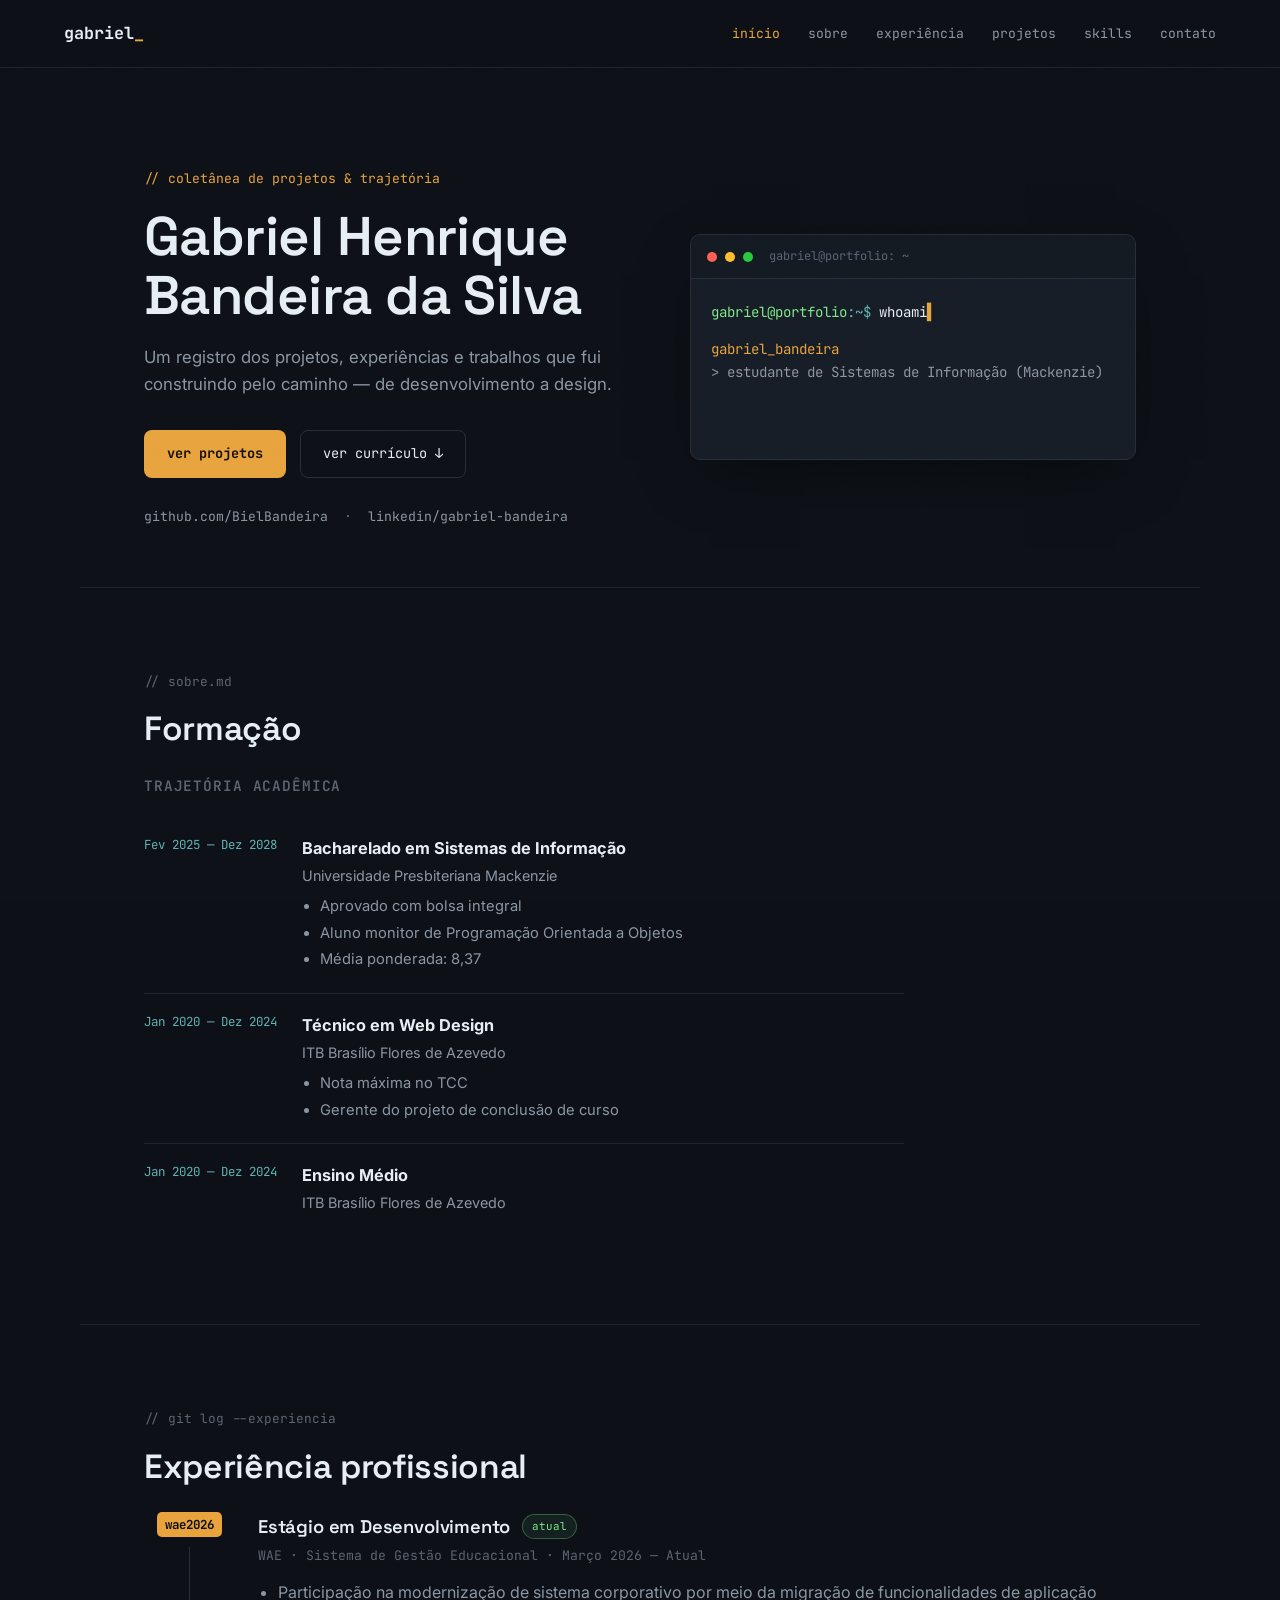
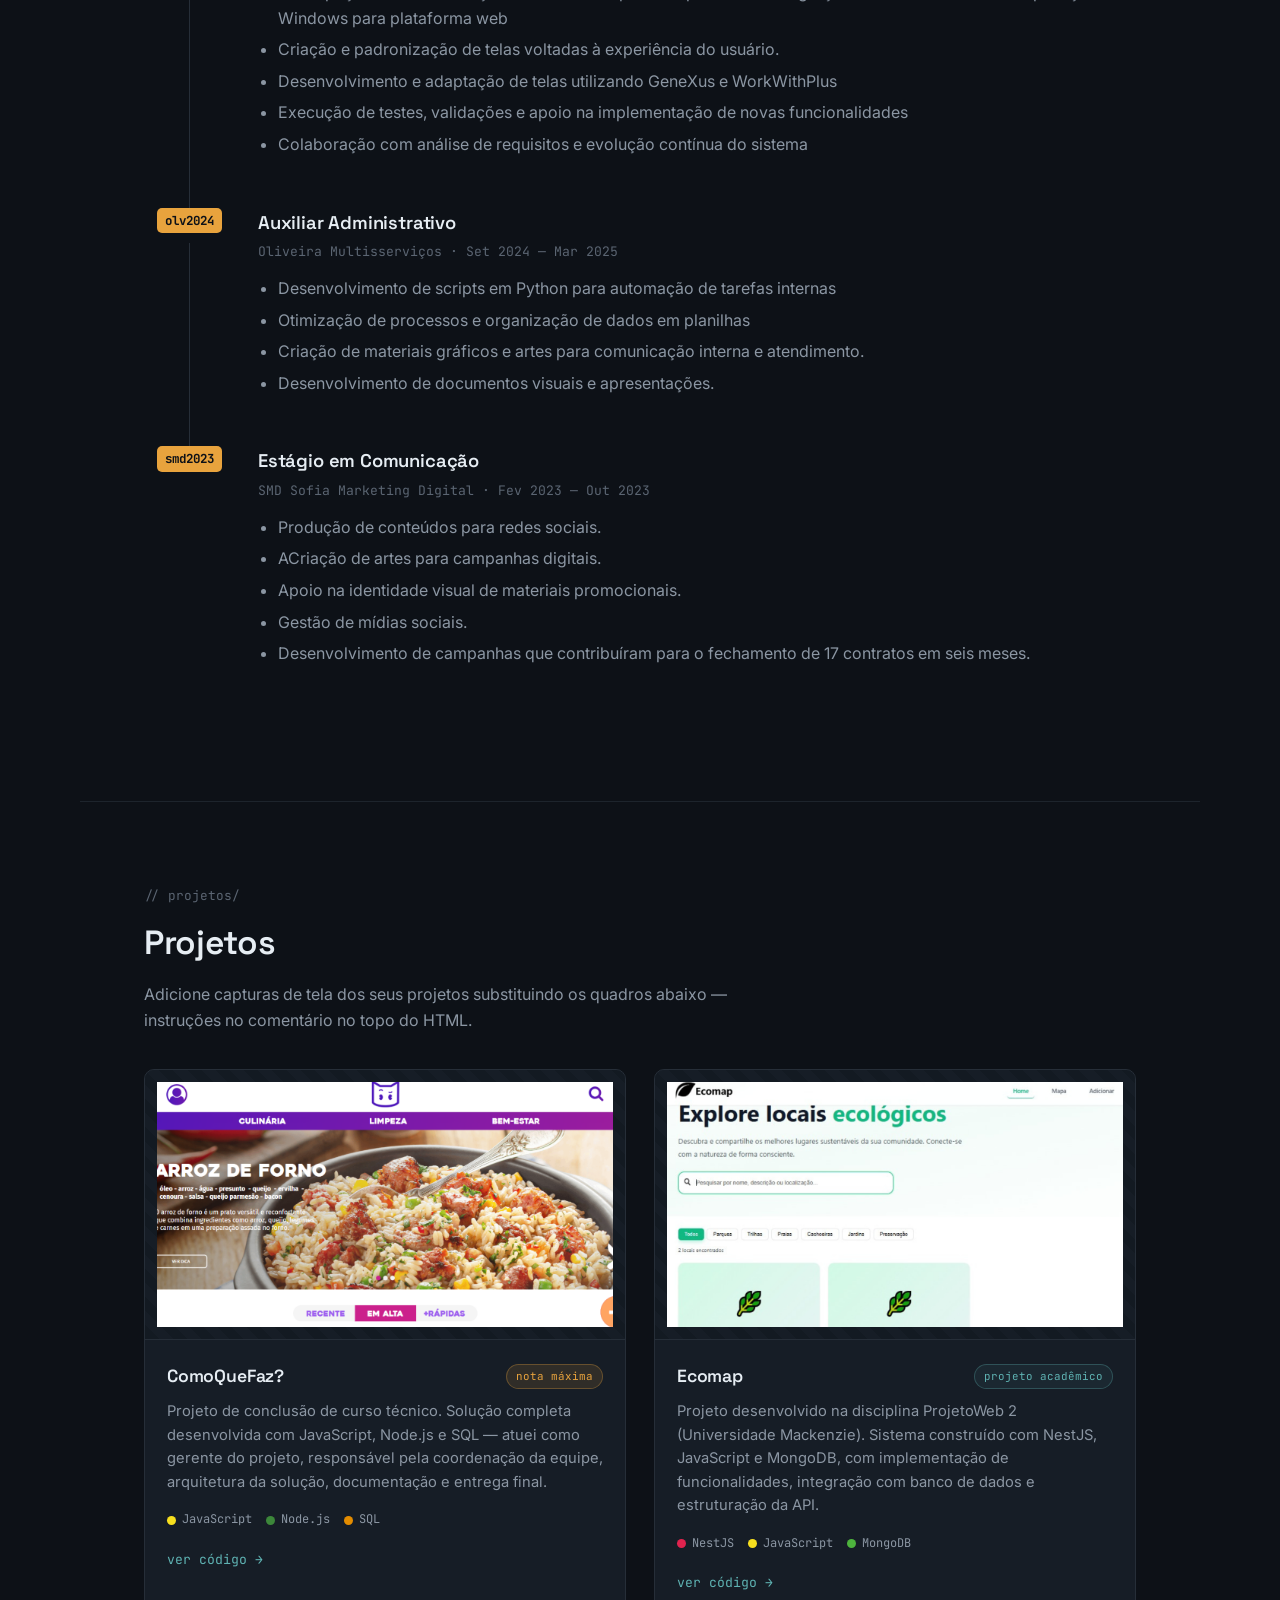
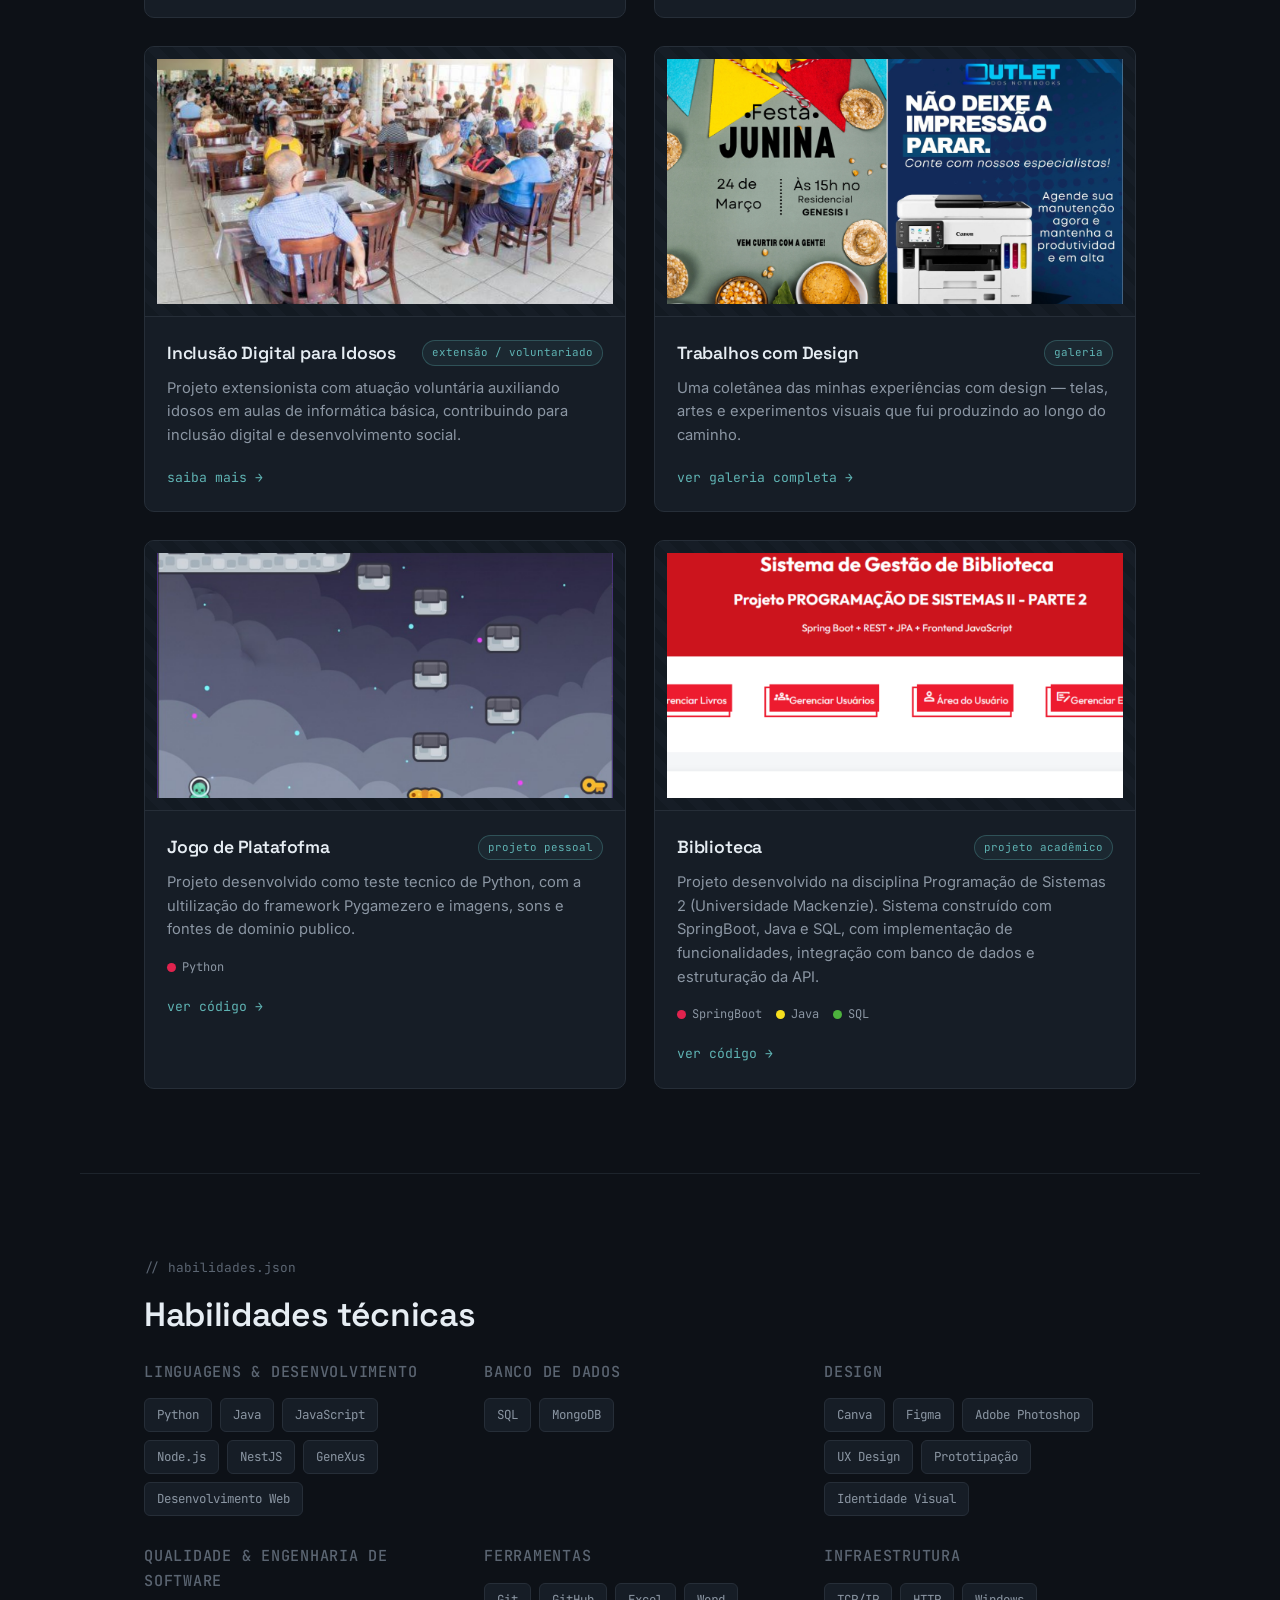
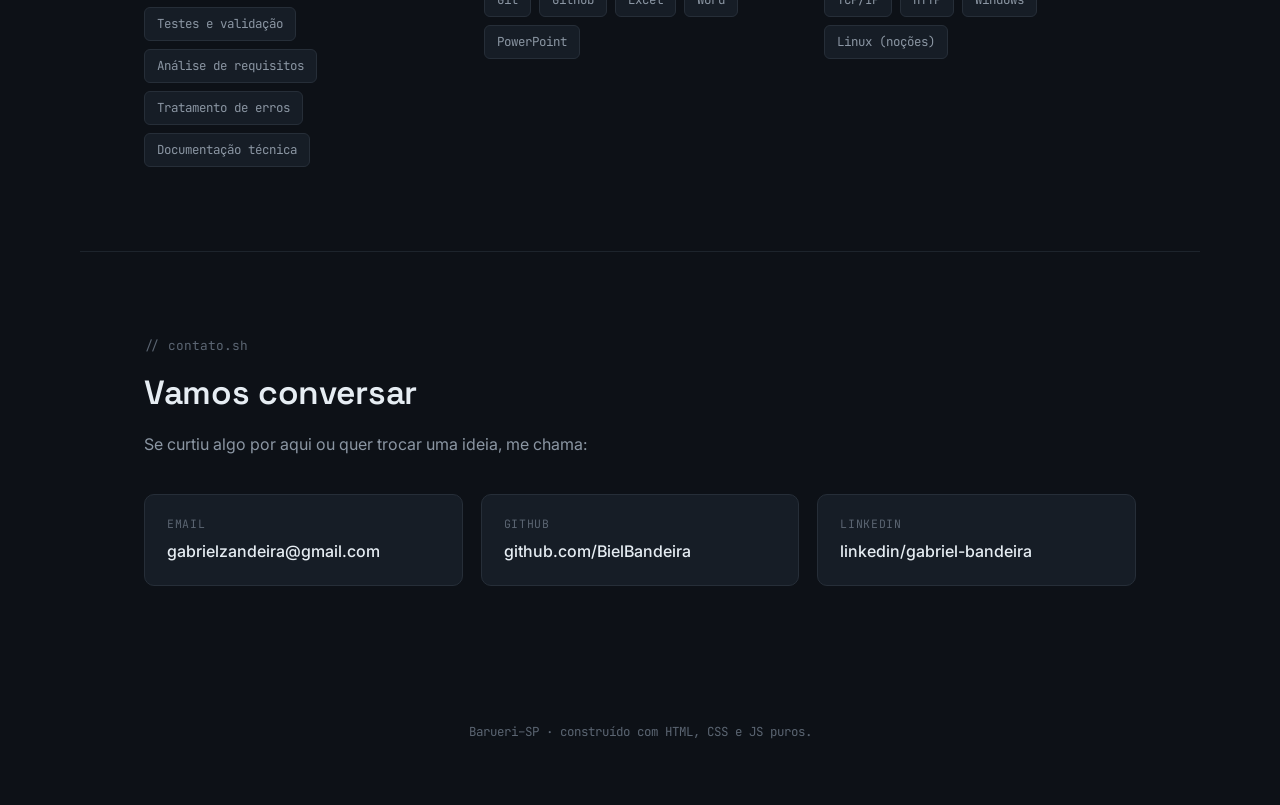
<file: index.html>
<!DOCTYPE html>
<html lang="pt-BR">
<head>
<meta charset="UTF-8">
<meta name="viewport" content="width=device-width, initial-scale=1.0">
<title>Gabriel Bandeira — Desenvolvedor</title>
<meta name="description" content="Portfólio de Gabriel Henrique Bandeira da Silva — estudante de Sistemas de Informação e desenvolvedor.">
<link rel="preconnect" href="https://fonts.googleapis.com">
<link rel="preconnect" href="https://fonts.gstatic.com" crossorigin>
<link href="https://fonts.googleapis.com/css2?family=JetBrains+Mono:ital,wght@0,400;0,500;0,700;1,400&family=Space+Grotesk:wght@500;600;700&family=Inter:wght@400;500;600&display=swap" rel="stylesheet">
<link rel="stylesheet" href="style.css">
</head>
<body>

<div class="noise-overlay" aria-hidden="true"></div>

<header class="topbar">
  <a href="#inicio" class="logo">gabriel<span class="cursor-blink">_</span></a>
  <nav class="nav" id="mainNav">
    <a href="#inicio" class="nav-link" >início</a>
    <a href="#sobre" class="nav-link"  >sobre</a>
    <a href="#experiencia" class="nav-link" >experiência</a>
    <a href="#projetos" class="nav-link" >projetos</a>
    <a href="#skills" class="nav-link" >skills</a>
    <a href="#contato" class="nav-link" >contato</a>
  </nav>
  <button class="nav-toggle" id="navToggle" aria-label="Abrir menu" aria-expanded="false">
    <span></span><span></span><span></span>
  </button>
</header>

<main>

  <!-- ============ HERO ============ -->
  <section class="hero" id="inicio">
    <div class="hero-grid">
      <div class="hero-copy">
        <p class="eyebrow">// coletânea de projetos & trajetória</p>
        <h1 class="hero-title">Gabriel Henrique<br>Bandeira da Silva</h1>
        <p class="hero-subtitle">
          Um registro dos projetos, experiências e trabalhos que fui
          construindo pelo caminho — de desenvolvimento a design.
        </p>
        <div class="hero-actions">
          <a href="#projetos" class="btn btn-primary">ver projetos</a>
          <a href="imgs/GABRIEL HENRIQUE BANDEIRA (1).pdf" class="btn btn-ghost" download>ver currículo ↓</a>
        </div>
        <div class="hero-links">
          <a href="https://github.com/BielBandeira" target="_blank" rel="noopener">github.com/BielBandeira</a>
          <span class="dot-sep">·</span>
          <a href="https://www.linkedin.com/in/gabriel-bandeira-15520725b/" target="_blank" rel="noopener">linkedin/gabriel-bandeira</a>
        </div>
      </div>

      <div class="terminal" role="img" aria-label="Terminal simulando o comando whoami">
        <div class="terminal-bar">
          <span class="dot dot-r"></span><span class="dot dot-y"></span><span class="dot dot-g"></span>
          <span class="terminal-title">gabriel@portfolio: ~</span>
        </div>
        <div class="terminal-body">
          <p class="term-line"><span class="prompt">gabriel@portfolio</span><span class="path">:~$</span> <span id="typedCommand"></span><span class="term-cursor">▌</span></p>
          <div id="typedOutput" class="term-output"></div>
        </div>
      </div>
    </div>
  </section>

  <!-- ============ SOBRE ============ -->
  <section class="section" id="sobre">
    <p class="section-eyebrow">// sobre.md</p>
    <h2 class="section-title">Formação</h2>
    <div class="about-grid about-grid-solo">
      <div class="formacao-list">
        <h3 class="formacao-heading">Trajetória acadêmica</h3>

        <div class="formacao-item">
          <div class="formacao-when">Fev 2025 — Dez 2028</div>
          <div class="formacao-what">
            <strong>Bacharelado em Sistemas de Informação</strong>
            <span class="formacao-org">Universidade Presbiteriana Mackenzie</span>
            <ul>
              <li>Aprovado com bolsa integral</li>
              <li>Aluno monitor de Programação Orientada a Objetos</li>
              <li>Média ponderada: 8,37</li>
            </ul>
          </div>
        </div>

        <div class="formacao-item">
          <div class="formacao-when">Jan 2020 — Dez 2024</div>
          <div class="formacao-what">
            <strong>Técnico em Web Design</strong>
            <span class="formacao-org">ITB Brasílio Flores de Azevedo</span>
            <ul>
              <li>Nota máxima no TCC</li>
              <li>Gerente do projeto de conclusão de curso</li>
            </ul>
          </div>
        </div>

        <div class="formacao-item">
          <div class="formacao-when">Jan 2020 — Dez 2024</div>
          <div class="formacao-what">
            <strong>Ensino Médio</strong>
            <span class="formacao-org">ITB Brasílio Flores de Azevedo</span>
          </div>
        </div>
      </div>
    </div>
  </section>

  <!-- ============ EXPERIÊNCIA (estilo git log) ============ -->
  <section class="section" id="experiencia">
    <p class="section-eyebrow">// git log --experiencia</p>
    <h2 class="section-title">Experiência profissional</h2>

    <div class="commit-log">

      <article class="commit">
        <div class="commit-rail">
          <span class="commit-hash">wae2026</span>
          <span class="commit-line"></span>
        </div>
        <div class="commit-body">
          <div class="commit-head">
            <h3>Estágio em Desenvolvimento</h3>
            <span class="tag tag-current">atual</span>
          </div>
          <p class="commit-meta">WAE · Sistema de Gestão Educacional · Março 2026 — Atual</p>
          <ul>
            <li>Participação na modernização de sistema corporativo por meio da migração de funcionalidades de aplicação Windows para plataforma web</li>
            <li>Criação e padronização de telas voltadas à experiência do usuário.</li>
            <li>Desenvolvimento e adaptação de telas utilizando GeneXus e WorkWithPlus</li>
            <li>Execução de testes, validações e apoio na implementação de novas funcionalidades</li>
            <li>Colaboração com análise de requisitos e evolução contínua do sistema</li>
          </ul>
        </div>
      </article>

      <article class="commit">
        <div class="commit-rail">
          <span class="commit-hash">olv2024</span>
          <span class="commit-line"></span>
        </div>
        <div class="commit-body">
          <div class="commit-head"><h3>Auxiliar Administrativo</h3></div>
          <p class="commit-meta">Oliveira Multisserviços · Set 2024 — Mar 2025</p>
          <ul>
            <li>Desenvolvimento de scripts em Python para automação de tarefas internas</li>
            <li>Otimização de processos e organização de dados em planilhas</li>
            <li>Criação de materiais gráficos e artes para comunicação interna e atendimento.</li>
            <li>Desenvolvimento de documentos visuais e apresentações.</li>
          </ul>
        </div>
      </article>

      <article class="commit">
        <div class="commit-rail">
          <span class="commit-hash">smd2023</span>
        </div>
        <div class="commit-body">
          <div class="commit-head"><h3>Estágio em Comunicação</h3></div>
          <p class="commit-meta">SMD Sofia Marketing Digital · Fev 2023 — Out 2023</p>
          <ul>
            <li>Produção de conteúdos para redes sociais.</li>
            <li>ACriação de artes para campanhas digitais.</li>
            <li>Apoio na identidade visual de materiais promocionais.</li>
            <li>Gestão de mídias sociais.</li>
            <li>Desenvolvimento de campanhas que contribuíram para o fechamento de 17 contratos em seis meses.</li>
          </ul>
        </div>
      </article>

    </div>
  </section>

  <!-- ============ PROJETOS ============ -->
  <section class="section" id="projetos">
    <p class="section-eyebrow">// projetos/</p>
    <h2 class="section-title">Projetos</h2>
    <p class="section-lead">Adicione capturas de tela dos seus projetos substituindo os quadros abaixo — instruções no comentário no topo do HTML.</p>

    <div class="project-grid">

      <!-- PROJETO 1 -->
      <article class="project-card">
        <div class="project-thumb" aria-hidden="true">
          <img src="imgs/cqf.png" alt="ComoQueFaz?">
        </div>
        <div class="project-info">
          <div class="project-head">
            <h3>ComoQueFaz?</h3>
            <span class="grade-badge">nota máxima</span>
          </div>
          <p class="project-desc">
            Projeto de conclusão de curso técnico. Solução completa desenvolvida
            com JavaScript, Node.js e SQL — atuei como gerente do projeto,
            responsável pela coordenação da equipe, arquitetura da solução,
            documentação e entrega final.
          </p>
          <div class="project-langs">
            <span class="lang"><i class="lang-dot" style="--c:#f7df1e"></i>JavaScript</span>
            <span class="lang"><i class="lang-dot" style="--c:#3c873a"></i>Node.js</span>
            <span class="lang"><i class="lang-dot" style="--c:#e38c00"></i>SQL</span>
          </div>
          <div class="project-links">
            <a href="https://github.com/BielBandeira/Como_Que_Faz" target="_blank" rel="noopener">ver código →</a>
          </div>
        </div>
      </article>

      <!-- PROJETO 2 -->
      <article class="project-card">
        <div class="project-thumb" aria-hidden="true">
          <img src="imgs/ecom.png" alt="descrição">
        </div>
        <div class="project-info">
          <div class="project-head">
            <h3>Ecomap</h3>
            <span class="grade-badge grade-badge-alt">projeto acadêmico</span>
          </div>
          <p class="project-desc">
            Projeto desenvolvido na disciplina ProjetoWeb 2 (Universidade Mackenzie).
            Sistema construído com NestJS, JavaScript e MongoDB, com implementação
            de funcionalidades, integração com banco de dados e estruturação da API.
          </p>
          <div class="project-langs">
            <span class="lang"><i class="lang-dot" style="--c:#e0234e"></i>NestJS</span>
            <span class="lang"><i class="lang-dot" style="--c:#f7df1e"></i>JavaScript</span>
            <span class="lang"><i class="lang-dot" style="--c:#4db33d"></i>MongoDB</span>
          </div>
          <div class="project-links">
            <a href="https://github.com/BielBandeira/ecomap" target="_blank" rel="noopener">ver código →</a>
          </div>
        </div>
      </article>

  

      <!-- PROJETO 4 -->
      <article class="project-card">
        <div class="project-thumb" aria-hidden="true">
          <img src="imgs/idosos.png" alt="descrição">
        </div>
        <div class="project-info">
          <div class="project-head">
            <h3>Inclusão Digital para Idosos</h3>
            <span class="grade-badge grade-badge-alt">extensão / voluntariado</span>
          </div>
          <p class="project-desc">
            Projeto extensionista com atuação voluntária auxiliando idosos em
            aulas de informática básica, contribuindo para inclusão digital
            e desenvolvimento social.
          </p>
          <div class="project-links">
            <a href="#" target="_blank" rel="noopener">saiba mais →</a>
          </div>
        </div>
      </article>

      <!-- PROJETO 5 -->
      <article class="project-card">
        <div class="project-thumb" aria-hidden="true">
          <img src="imgs/ds.png" alt="descrição">
        </div>
        <div class="project-info">
          <div class="project-head">
            <h3>Trabalhos com Design</h3>
            <span class="grade-badge grade-badge-alt">galeria</span>
          </div>
          <p class="project-desc">
            Uma coletânea das minhas experiências com design — telas,
            artes e experimentos visuais que fui produzindo ao longo do caminho.
          </p>
          <div class="project-links">
            <a href="design.html">ver galeria completa →</a>
          </div>
        </div>
      </article>

<!-- PROJETO 6 -->
      <article class="project-card">
        <div class="project-thumb" aria-hidden="true">
          <img src="imgs/game.png" alt="descrição">
        </div>
        <div class="project-info">
          <div class="project-head">
            <h3>Jogo de Platafofma</h3>
            <span class="grade-badge grade-badge-alt">projeto pessoal</span>
          </div>
          <p class="project-desc">
            Projeto desenvolvido como teste tecnico de Python, com a ultilização do framework 
            Pygamezero e imagens, sons e fontes de dominio publico.
          </p>
          <div class="project-langs">
            <span class="lang"><i class="lang-dot" style="--c:#e0234e"></i>Python</span>
          </div>
          <div class="project-links">
            <a href="https://github.com/BielBandeira/teste-pratico" target="_blank" rel="noopener">ver código →</a>
          </div>
        </div>
      </article>

      <!-- PROJETO 2 -->
      <article class="project-card">
        <div class="project-thumb" aria-hidden="true">
          <img src="imgs/bib.png" alt="biblioteca">
        </div>
        <div class="project-info">
          <div class="project-head">
            <h3>Biblioteca</h3>
            <span class="grade-badge grade-badge-alt">projeto acadêmico</span>
          </div>
          <p class="project-desc">
            Projeto desenvolvido na disciplina Programação de Sistemas 2 (Universidade Mackenzie).
            Sistema construído com SpringBoot, Java e SQL, com implementação
            de funcionalidades, integração com banco de dados e estruturação da API.
          </p>
          <div class="project-langs">
            <span class="lang"><i class="lang-dot" style="--c:#e0234e"></i>SpringBoot</span>
            <span class="lang"><i class="lang-dot" style="--c:#f7df1e"></i>Java</span>
            <span class="lang"><i class="lang-dot" style="--c:#4db33d"></i>SQL</span>
          </div>
          <div class="project-links">
            <a href="https://github.com/BielBandeira/PROJETO-PRATICO-Sistema-de-Gest-o-de-Biblioteca" target="_blank" rel="noopener">ver código →</a>
          </div>
        </div>
      </article>

    </div>
  </section>

  <!-- ============ SKILLS ============ -->
  <section class="section" id="skills">
    <p class="section-eyebrow">// habilidades.json</p>
    <h2 class="section-title">Habilidades técnicas</h2>

    <div class="skills-grid">
      <div class="skill-group">
        <h3>Linguagens & Desenvolvimento</h3>
        <ul class="skill-tags">
          <li>Python</li><li>Java</li><li>JavaScript</li><li>Node.js</li>
          <li>NestJS</li><li>GeneXus</li><li>Desenvolvimento Web</li>
        </ul>
      </div>
      <div class="skill-group">
        <h3>Banco de Dados</h3>
        <ul class="skill-tags">
          <li>SQL</li><li>MongoDB</li>
        </ul>
      </div>
      <div class="skill-group">
        <h3>Design</h3>
        <ul class="skill-tags">
          <li>Canva</li><li>Figma</li>
          <li>Adobe Photoshop</li><li>UX Design</li>
          <li>Prototipação</li><li>Identidade Visual</li>
        </ul>
      </div>
       <div class="skill-group">
        <h3>Qualidade & Engenharia de Software</h3>
        <ul class="skill-tags">
          <li>Testes e validação</li><li>Análise de requisitos</li>
          <li>Tratamento de erros</li><li>Documentação técnica</li>
        </ul>
      </div>
      <div class="skill-group">
        <h3>Ferramentas</h3>
        <ul class="skill-tags">
          <li>Git</li><li>GitHub</li><li>Excel</li><li>Word</li><li>PowerPoint</li>
        </ul>
      </div>
      <div class="skill-group">
        <h3>Infraestrutura</h3>
        <ul class="skill-tags">
          <li>TCP/IP</li><li>HTTP</li><li>Windows</li><li>Linux (noções)</li>
        </ul>
      </div>
    </div>
  </section>

  <!-- ============ CONTATO ============ -->
  <section class="section section-contact" id="contato">
    <p class="section-eyebrow">// contato.sh</p>
    <h2 class="section-title">Vamos conversar</h2>
    <p class="section-lead">
      Se curtiu algo por aqui ou quer trocar uma ideia, me chama:
    </p>

    <div class="contact-grid">
      <a class="contact-card" href="mailto:gabrielzandeira@gmail.com">
        <span class="contact-label">email</span>
        <span class="contact-value">gabrielzandeira@gmail.com</span>
      </a>
      <a class="contact-card" href="https://github.com/BielBandeira" target="_blank" rel="noopener">
        <span class="contact-label">github</span>
        <span class="contact-value">github.com/BielBandeira</span>
      </a>
      <a class="contact-card" href="https://www.linkedin.com/in/gabriel-bandeira-15520725b/" target="_blank" rel="noopener">
        <span class="contact-label">linkedin</span>
        <span class="contact-value">linkedin/gabriel-bandeira</span>
      </a>
    </div>
  </section>

</main>

<footer class="footer">
  <p>Barueri–SP · construído com HTML, CSS e JS puros.</p>
</footer>

<script src="script.js"></script>
</body>
</html>
</file>
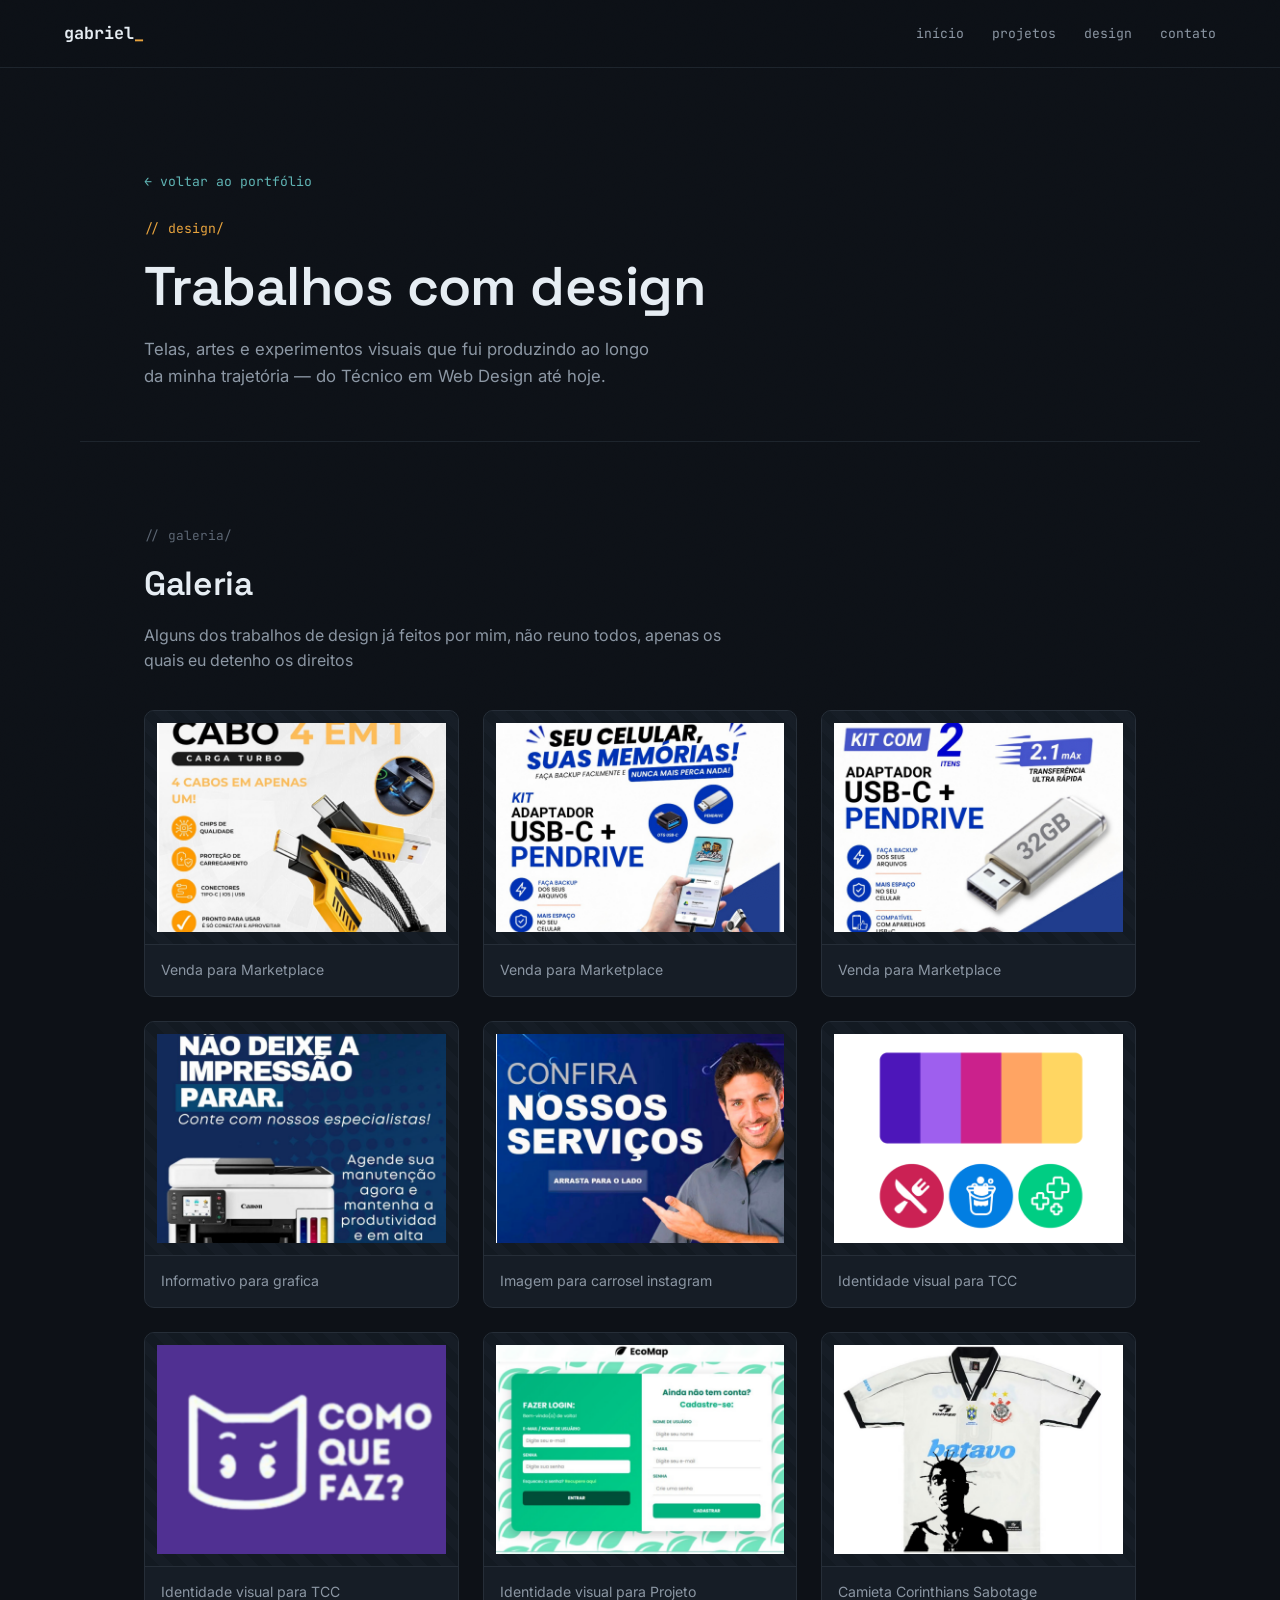
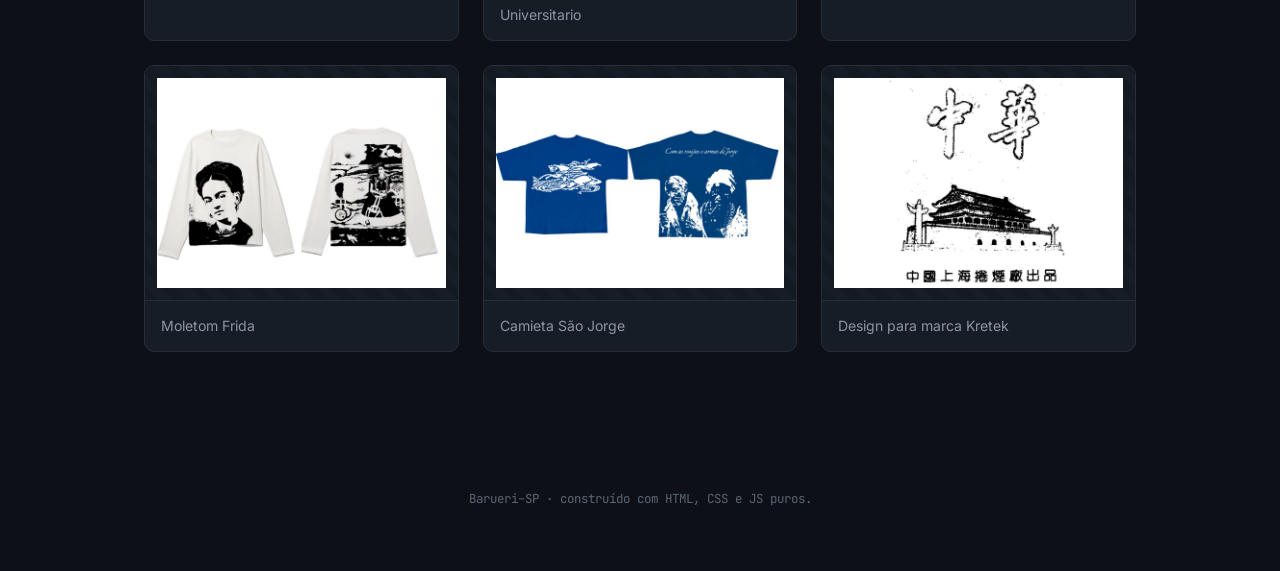
<file: design.html>
<!DOCTYPE html>
<html lang="pt-BR">
<head>
<meta charset="UTF-8">
<meta name="viewport" content="width=device-width, initial-scale=1.0">
<title>Design — Gabriel Bandeira</title>
<meta name="description" content="Galeria de trabalhos e experimentos de design de Gabriel Henrique Bandeira da Silva.">
<link rel="preconnect" href="https://fonts.googleapis.com">
<link rel="preconnect" href="https://fonts.gstatic.com" crossorigin>
<link href="https://fonts.googleapis.com/css2?family=JetBrains+Mono:ital,wght@0,400;0,500;0,700;1,400&family=Space+Grotesk:wght@500;600;700&family=Inter:wght@400;500;600&display=swap" rel="stylesheet">
<link rel="stylesheet" href="style.css">
</head>
<body>

<div class="noise-overlay" aria-hidden="true"></div>

<header class="topbar">
  <a href="index.html" class="logo">gabriel<span class="cursor-blink">_</span></a>
  <nav class="nav" id="mainNav">
    <a href="index.html#inicio" class="nav-link" >início</a>
    <a href="index.html#projetos" class="nav-link" >projetos</a>
    <a href="design.html" class="nav-link active" >design</a>
    <a href="index.html#contato" class="nav-link" >contato</a>
  </nav>
  <button class="nav-toggle" id="navToggle" aria-label="Abrir menu" aria-expanded="false">
    <span></span><span></span><span></span>
  </button>
</header>

<main>
  <section class="hero hero-simple">
    <a href="index.html" class="back-link">← voltar ao portfólio</a>
    <p class="eyebrow">// design/</p>
    <h1 class="hero-title">Trabalhos com design</h1>
    <p class="hero-subtitle">
      Telas, artes e experimentos visuais que fui produzindo ao longo
      da minha trajetória — do Técnico em Web Design até hoje.
    </p>
  </section>

  <section class="section" id="galeria">
    <p class="section-eyebrow">// galeria/</p>
    <h2 class="section-title">Galeria</h2>
    <p class="section-lead">Alguns dos trabalhos de design já feitos por mim, não reuno todos, apenas os quais eu detenho os direitos</p>

    <div class="gallery-grid">

      <figure class="gallery-item">
        <div class="gallery-thumb" aria-hidden="true">
          <img src="imgs/p1.png" alt="descrição da peça">
        </div>
        <figcaption>Venda para Marketplace</figcaption>
      </figure>

      <figure class="gallery-item">
        <div class="gallery-thumb" aria-hidden="true">
          <img src="imgs/p2.png" alt="descrição da peça">
        </div>
        <figcaption>Venda para Marketplace</figcaption>
      </figure>

      <figure class="gallery-item">
        <div class="gallery-thumb" aria-hidden="true">
           <img src="imgs/p3.png" alt="descrição da peça">
        </div>
        <figcaption>Venda para Marketplace</figcaption>
      </figure>

      <figure class="gallery-item">
        <div class="gallery-thumb" aria-hidden="true">
          <img src="imgs/p4.png" alt="descrição da peça">
        </div>
        <figcaption>Informativo para grafica</figcaption>
      </figure>

      <figure class="gallery-item">
        <div class="gallery-thumb" aria-hidden="true">
          <img src="imgs/p5.png" alt="descrição da peça">
        </div>
        <figcaption>Imagem para carrosel instagram</figcaption>
      </figure>

      <figure class="gallery-item">
        <div class="gallery-thumb" aria-hidden="true">
          <img src="imgs/p6.png" alt="descrição da peça">
        </div>
        <figcaption>Identidade visual para TCC</figcaption>
      </figure>

       <figure class="gallery-item">
        <div class="gallery-thumb" aria-hidden="true">
          <img src="imgs/p7.png" alt="descrição da peça">
        </div>
        <figcaption>Identidade visual para TCC</figcaption>
      </figure>

       <figure class="gallery-item">
        <div class="gallery-thumb" aria-hidden="true">
          <img src="imgs/p8.png" alt="descrição da peça">
        </div>
        <figcaption>Identidade visual para Projeto Universitario</figcaption>
      </figure>

      <figure class="gallery-item">
        <div class="gallery-thumb" aria-hidden="true">
          <img src="imgs/p10.png" alt="descrição da peça">
        </div>
        <figcaption>Camieta Corinthians Sabotage</figcaption>
      </figure>

        <figure class="gallery-item">
        <div class="gallery-thumb" aria-hidden="true">
          <img src="imgs/p11.png" alt="descrição da peça">
        </div>
        <figcaption>Moletom Frida</figcaption>
      </figure>

      <figure class="gallery-item">
        <div class="gallery-thumb" aria-hidden="true">
          <img src="imgs/p12.png" alt="descrição da peça">
        </div>
        <figcaption>Camieta São Jorge</figcaption>
      </figure>

      <figure class="gallery-item">
        <div class="gallery-thumb" aria-hidden="true">
          <img src="imgs/p13.png" alt="descrição da peça">
        </div>
        <figcaption>Design para marca Kretek</figcaption>
      </figure>

    </div>
  </section>
</main>

<footer class="footer">
  <p>Barueri–SP · construído com HTML, CSS e JS puros.</p>
</footer>

<script src="script.js"></script>
</body>
</html>
</file>
<file: style.css>
/* ============================================================
   TOKENS
   ============================================================ */
:root {
  --bg: #0d1117;
  --bg-elevated: #131a22;
  --bg-card: #161d26;
  --border: #262e38;
  --border-soft: #1d242c;

  --text: #e6edf3;
  --text-muted: #8b96a3;
  --text-faint: #5b6572;

  --accent: #e8a33d;       /* âmbar — cursor de terminal */
  --accent-soft: rgba(232, 163, 61, 0.12);
  --accent-2: #5fb3b3;     /* teal — links secundários */
  --ok: #7ee787;           /* verde git-add, usado com moderação */

  --font-display: "Space Grotesk", "Segoe UI", sans-serif;
  --font-mono: "JetBrains Mono", "Courier New", monospace;
  --font-body: "Inter", "Segoe UI", sans-serif;

  --max-w: 1120px;
  --radius: 10px;
}

* { box-sizing: border-box; }
html { scroll-behavior: smooth; }

@media (prefers-reduced-motion: reduce) {
  html { scroll-behavior: auto; }
  * { animation-duration: 0.001ms !important; animation-iteration-count: 1 !important; transition-duration: 0.001ms !important; }
}

body {
  margin: 0;
  background: var(--bg);
  color: var(--text);
  font-family: var(--font-body);
  line-height: 1.6;
  -webkit-font-smoothing: antialiased;
}

/* subtle grain so the flat dark bg doesn't feel like a template */
.noise-overlay {
  position: fixed;
  inset: 0;
  pointer-events: none;
  z-index: 999;
  opacity: 0.035;
  mix-blend-mode: overlay;
  background-image: url("data:image/svg+xml;utf8,<svg xmlns='http://www.w3.org/2000/svg' width='120' height='120'><filter id='n'><feTurbulence type='fractalNoise' baseFrequency='0.9' numOctaves='2' stitchTiles='stitch'/></filter><rect width='100%25' height='100%25' filter='url(%23n)'/></svg>");
}

a { color: inherit; text-decoration: none; }

::selection { background: var(--accent-soft); color: var(--accent); }

:focus-visible {
  outline: 2px solid var(--accent);
  outline-offset: 3px;
  border-radius: 4px;
}

h1, h2, h3 {
  font-family: var(--font-display);
  font-weight: 600;
  margin: 0;
  letter-spacing: -0.01em;
}

/* ============================================================
   TOPBAR
   ============================================================ */
.topbar {
  position: sticky;
  top: 0;
  z-index: 100;
  display: flex;
  align-items: center;
  justify-content: space-between;
  padding: 20px clamp(20px, 5vw, 64px);
  background: rgba(13, 17, 23, 0.85);
  backdrop-filter: blur(10px);
  border-bottom: 1px solid var(--border-soft);
}

.logo {
  font-family: var(--font-mono);
  font-weight: 700;
  font-size: 1.05rem;
  color: var(--text);
}
.cursor-blink {
  color: var(--accent);
  animation: blink 1.1s steps(1) infinite;
}
@keyframes blink { 50% { opacity: 0; } }

.nav {
  display: flex;
  gap: 28px;
}
.nav-link {
  position: relative;
  font-family: var(--font-mono);
  font-size: 0.82rem;
  color: var(--text-muted);
  transition: color 0.15s ease;
}
.nav-link::before {
  content: attr(data-path);
}
.nav-link:hover, .nav-link.active {
  color: var(--accent);
}

.nav-toggle {
  display: none;
  flex-direction: column;
  justify-content: center;
  gap: 5px;
  width: 34px;
  height: 34px;
  background: none;
  border: 1px solid var(--border);
  border-radius: 6px;
  cursor: pointer;
}
.nav-toggle span {
  height: 1.5px;
  background: var(--text);
  margin: 0 7px;
  transition: transform 0.2s ease, opacity 0.2s ease;
}

/* ============================================================
   HERO
   ============================================================ */
.hero {
  max-width: var(--max-w);
  margin: 0 auto;
  padding: clamp(48px, 8vw, 100px) clamp(20px, 5vw, 64px) 60px;
}
.hero-grid {
  display: grid;
  grid-template-columns: 1.1fr 1fr;
  gap: 56px;
  align-items: center;
}

.eyebrow {
  font-family: var(--font-mono);
  color: var(--accent);
  font-size: 0.82rem;
  margin: 0 0 18px;
}

.hero-title {
  font-size: clamp(2.3rem, 5vw, 3.4rem);
  line-height: 1.08;
  margin-bottom: 20px;
}

.hero-subtitle {
  color: var(--text-muted);
  font-size: 1.05rem;
  max-width: 46ch;
  margin: 0 0 32px;
}

.hero-actions {
  display: flex;
  gap: 14px;
  flex-wrap: wrap;
  margin-bottom: 28px;
}

.btn {
  font-family: var(--font-mono);
  font-size: 0.85rem;
  padding: 12px 22px;
  border-radius: 8px;
  border: 1px solid transparent;
  transition: transform 0.15s ease, background 0.15s ease, border-color 0.15s ease;
  display: inline-block;
}
.btn:hover { transform: translateY(-2px); }
.btn-primary {
  background: var(--accent);
  color: #17110a;
  font-weight: 700;
}
.btn-primary:hover { background: #f0af4f; }
.btn-ghost {
  border-color: var(--border);
  color: var(--text);
}
.btn-ghost:hover { border-color: var(--accent); color: var(--accent); }

.hero-links {
  font-family: var(--font-mono);
  font-size: 0.82rem;
  color: var(--text-muted);
}
.hero-links a:hover { color: var(--accent-2); }
.dot-sep { margin: 0 8px; color: var(--text-faint); }

/* --- terminal signature element --- */
.terminal {
  background: var(--bg-card);
  border: 1px solid var(--border);
  border-radius: var(--radius);
  overflow: hidden;
  box-shadow: 0 20px 60px -20px rgba(0,0,0,0.6);
}
.terminal-bar {
  display: flex;
  align-items: center;
  gap: 8px;
  padding: 12px 16px;
  background: var(--bg-elevated);
  border-bottom: 1px solid var(--border);
}
.dot { width: 10px; height: 10px; border-radius: 50%; display: inline-block; }
.dot-r { background: #ff5f56; }
.dot-y { background: #ffbd2e; }
.dot-g { background: #27c93f; }
.terminal-title {
  margin-left: 8px;
  font-family: var(--font-mono);
  font-size: 0.75rem;
  color: var(--text-faint);
}
.terminal-body {
  padding: 22px 20px 28px;
  font-family: var(--font-mono);
  font-size: 0.88rem;
  min-height: 180px;
}
.prompt { color: var(--ok); }
.path { color: var(--accent-2); }
.term-line { margin: 0; word-break: break-word; }
.term-cursor {
  color: var(--accent);
  animation: blink 1s steps(1) infinite;
}
.term-output {
  margin-top: 14px;
  color: var(--text-muted);
  white-space: pre-wrap;
}
.term-output .hl { color: var(--accent); }

/* --- hero simples (usado em design.html) --- */
.hero-simple {
  padding-bottom: 20px;
}
.back-link {
  display: inline-block;
  font-family: var(--font-mono);
  font-size: 0.82rem;
  color: var(--accent-2);
  margin-bottom: 26px;
}
.back-link:hover { color: var(--accent); }

/* --- galeria de design --- */
.gallery-grid {
  display: grid;
  grid-template-columns: repeat(auto-fit, minmax(260px, 1fr));
  gap: 24px;
}
.gallery-item {
  margin: 0;
  background: var(--bg-card);
  border: 1px solid var(--border);
  border-radius: var(--radius);
  overflow: hidden;
  transition: border-color 0.2s ease, transform 0.2s ease;
}
.gallery-item:hover { border-color: var(--accent); transform: translateY(-3px); }
.gallery-thumb {
  aspect-ratio: 4 / 3;
  background:
    repeating-linear-gradient(45deg, var(--bg-elevated), var(--bg-elevated) 10px, var(--bg-card) 10px, var(--bg-card) 20px);
  border-bottom: 1px solid var(--border);
  display: flex;
  align-items: center;
  justify-content: center;
  text-align: center;
  padding: 12px;
}
.gallery-thumb span {
  font-family: var(--font-mono);
  font-size: 0.75rem;
  color: var(--text-faint);
  background: var(--bg);
  padding: 6px 12px;
  border-radius: 6px;
  border: 1px dashed var(--border);
}
.gallery-thumb img { width: 100%; height: 100%; object-fit: cover; }
.gallery-item figcaption {
  padding: 14px 16px;
  font-size: 0.88rem;
  color: var(--text-muted);
}

/* ============================================================
   SECTIONS — shared
   ============================================================ */
.section {
  max-width: var(--max-w);
  margin: 0 auto;
  padding: 84px clamp(20px, 5vw, 64px);
  border-top: 1px solid var(--border-soft);
  opacity: 0;
  transform: translateY(16px);
  transition: opacity 0.6s ease, transform 0.6s ease;
}
.section.in-view { opacity: 1; transform: translateY(0); }

.section-eyebrow {
  font-family: var(--font-mono);
  color: var(--text-faint);
  font-size: 0.8rem;
  margin: 0 0 10px;
}
.section-title {
  font-size: clamp(1.6rem, 3vw, 2.1rem);
  margin-bottom: 18px;
}
.section-lead {
  color: var(--text-muted);
  max-width: 60ch;
  margin: -6px 0 36px;
}

/* ============================================================
   SOBRE
   ============================================================ */
.about-grid {
  display: grid;
  grid-template-columns: 0.9fr 1.1fr;
  gap: 56px;
}
.about-grid-solo {
  grid-template-columns: 1fr;
  max-width: 760px;
}
.about-text p {
  color: var(--text-muted);
  font-size: 1.02rem;
}

.formacao-heading {
  font-family: var(--font-mono);
  font-size: 0.9rem;
  color: var(--text-faint);
  text-transform: uppercase;
  letter-spacing: 0.06em;
  margin-bottom: 20px;
}
.formacao-item {
  display: grid;
  grid-template-columns: 140px 1fr;
  gap: 18px;
  padding: 18px 0;
  border-top: 1px solid var(--border-soft);
}
.formacao-item:first-of-type { border-top: none; }
.formacao-when {
  font-family: var(--font-mono);
  font-size: 0.78rem;
  color: var(--accent-2);
  white-space: nowrap;
}
.formacao-what strong { display: block; font-size: 1.02rem; margin-bottom: 3px; }
.formacao-org { display: block; color: var(--text-muted); font-size: 0.9rem; margin-bottom: 8px; }
.formacao-what ul { margin: 0; padding-left: 18px; color: var(--text-muted); font-size: 0.92rem; }
.formacao-what li { margin-bottom: 3px; }

/* ============================================================
   EXPERIÊNCIA — git log style
   ============================================================ */
.commit-log { margin-top: 8px; }
.commit {
  display: grid;
  grid-template-columns: 90px 1fr;
  gap: 24px;
}
.commit-rail {
  display: flex;
  flex-direction: column;
  align-items: center;
}
.commit-hash {
  font-family: var(--font-mono);
  font-size: 0.78rem;
  color: var(--bg);
  background: var(--accent);
  padding: 3px 8px;
  border-radius: 5px;
  font-weight: 700;
  white-space: nowrap;
}
.commit-line {
  flex: 1;
  width: 1px;
  background: var(--border);
  margin-top: 10px;
}
.commit-body { padding-bottom: 44px; }
.commit-head {
  display: flex;
  align-items: center;
  gap: 12px;
  margin-bottom: 4px;
}
.commit-head h3 { font-size: 1.15rem; }
.tag {
  font-family: var(--font-mono);
  font-size: 0.68rem;
  padding: 3px 9px;
  border-radius: 20px;
  border: 1px solid var(--border);
  color: var(--text-muted);
}
.tag-current { color: var(--ok); border-color: rgba(126,231,135,0.3); background: rgba(126,231,135,0.08); }

.commit-meta {
  font-family: var(--font-mono);
  font-size: 0.82rem;
  color: var(--text-faint);
  margin: 0 0 14px;
}
.commit-body ul {
  margin: 0;
  padding-left: 20px;
  color: var(--text-muted);
}
.commit-body li { margin-bottom: 6px; }

/* ============================================================
   PROJETOS
   ============================================================ */
.project-grid {
  display: grid;
  grid-template-columns: repeat(auto-fit, minmax(320px, 1fr));
  gap: 28px;
}
.project-card {
  background: var(--bg-card);
  border: 1px solid var(--border);
  border-radius: var(--radius);
  overflow: hidden;
  transition: border-color 0.2s ease, transform 0.2s ease;
}
.project-card:hover { border-color: var(--accent); transform: translateY(-3px); }

.project-thumb {
  aspect-ratio: 16 / 9;
  background:
    repeating-linear-gradient(45deg, var(--bg-elevated), var(--bg-elevated) 10px, var(--bg-card) 10px, var(--bg-card) 20px);
  border-bottom: 1px solid var(--border);
  display: flex;
  align-items: center;
  justify-content: center;
  text-align: center;
  padding: 12px;
}
.project-thumb span {
  font-family: var(--font-mono);
  font-size: 0.75rem;
  color: var(--text-faint);
  background: var(--bg);
  padding: 6px 12px;
  border-radius: 6px;
  border: 1px dashed var(--border);
}
/* quando adicionar <img> real dentro de .project-thumb, este estilo garante que preencha certinho */
.project-thumb img { width: 100%; height: 100%; object-fit: cover; }

.project-info { padding: 22px; }
.project-head {
  display: flex;
  align-items: center;
  justify-content: space-between;
  gap: 10px;
  margin-bottom: 10px;
}
.project-head h3 { font-size: 1.1rem; }
.grade-badge {
  font-family: var(--font-mono);
  font-size: 0.68rem;
  white-space: nowrap;
  color: var(--accent);
  border: 1px solid rgba(232,163,61,0.3);
  background: var(--accent-soft);
  padding: 3px 9px;
  border-radius: 20px;
}
.grade-badge-alt {
  color: var(--accent-2);
  border-color: rgba(95,179,179,0.3);
  background: rgba(95,179,179,0.08);
}

.project-desc {
  color: var(--text-muted);
  font-size: 0.92rem;
  margin: 0 0 16px;
}
.project-langs {
  display: flex;
  flex-wrap: wrap;
  gap: 14px;
  margin-bottom: 16px;
}
.lang {
  display: inline-flex;
  align-items: center;
  gap: 6px;
  font-family: var(--font-mono);
  font-size: 0.75rem;
  color: var(--text-muted);
}
.lang-dot {
  width: 9px; height: 9px;
  border-radius: 50%;
  background: var(--c, var(--accent));
  display: inline-block;
}
.project-links a {
  font-family: var(--font-mono);
  font-size: 0.82rem;
  color: var(--accent-2);
}
.project-links a:hover { color: var(--accent); }

/* ============================================================
   SKILLS
   ============================================================ */
.skills-grid {
  display: grid;
  grid-template-columns: repeat(auto-fit, minmax(230px, 1fr));
  gap: 28px;
}
.skill-group h3 {
  font-size: 0.95rem;
  color: var(--text-faint);
  font-family: var(--font-mono);
  text-transform: uppercase;
  letter-spacing: 0.05em;
  margin-bottom: 14px;
  font-weight: 500;
}
.skill-tags {
  list-style: none;
  margin: 0;
  padding: 0;
  display: flex;
  flex-wrap: wrap;
  gap: 8px;
}
.skill-tags li {
  font-family: var(--font-mono);
  font-size: 0.78rem;
  padding: 6px 12px;
  border-radius: 6px;
  background: var(--bg-card);
  border: 1px solid var(--border);
  color: var(--text-muted);
  transition: border-color 0.15s ease, color 0.15s ease;
}
.skill-tags li:hover {
  border-color: var(--accent);
  color: var(--accent);
}

/* ============================================================
   CONTATO
   ============================================================ */
.contact-grid {
  display: grid;
  grid-template-columns: repeat(auto-fit, minmax(240px, 1fr));
  gap: 18px;
}
.contact-card {
  display: flex;
  flex-direction: column;
  gap: 6px;
  padding: 20px 22px;
  background: var(--bg-card);
  border: 1px solid var(--border);
  border-radius: var(--radius);
  transition: border-color 0.15s ease, transform 0.15s ease;
}
.contact-card:hover { border-color: var(--accent); transform: translateY(-3px); }
.contact-label {
  font-family: var(--font-mono);
  font-size: 0.72rem;
  color: var(--text-faint);
  text-transform: uppercase;
  letter-spacing: 0.06em;
}
.contact-value {
  font-size: 1rem;
  font-weight: 500;
}

/* ============================================================
   FOOTER
   ============================================================ */
.footer {
  text-align: center;
  padding: 40px 20px 50px;
  font-family: var(--font-mono);
  font-size: 0.78rem;
  color: var(--text-faint);
}

/* ============================================================
   RESPONSIVE
   ============================================================ */
@media (max-width: 860px) {
  .hero-grid { grid-template-columns: 1fr; }
  .about-grid { grid-template-columns: 1fr; }
  .formacao-item { grid-template-columns: 1fr; gap: 4px; }
}

@media (max-width: 700px) {
  .nav {
    position: absolute;
    top: 100%;
    left: 0;
    right: 0;
    background: var(--bg-elevated);
    border-bottom: 1px solid var(--border);
    flex-direction: column;
    padding: 16px clamp(20px, 5vw, 64px) 24px;
    gap: 16px;
    display: none;
  }
  .nav.open { display: flex; }
  .nav-toggle { display: flex; }
  .commit { grid-template-columns: 70px 1fr; }
}
</file>
